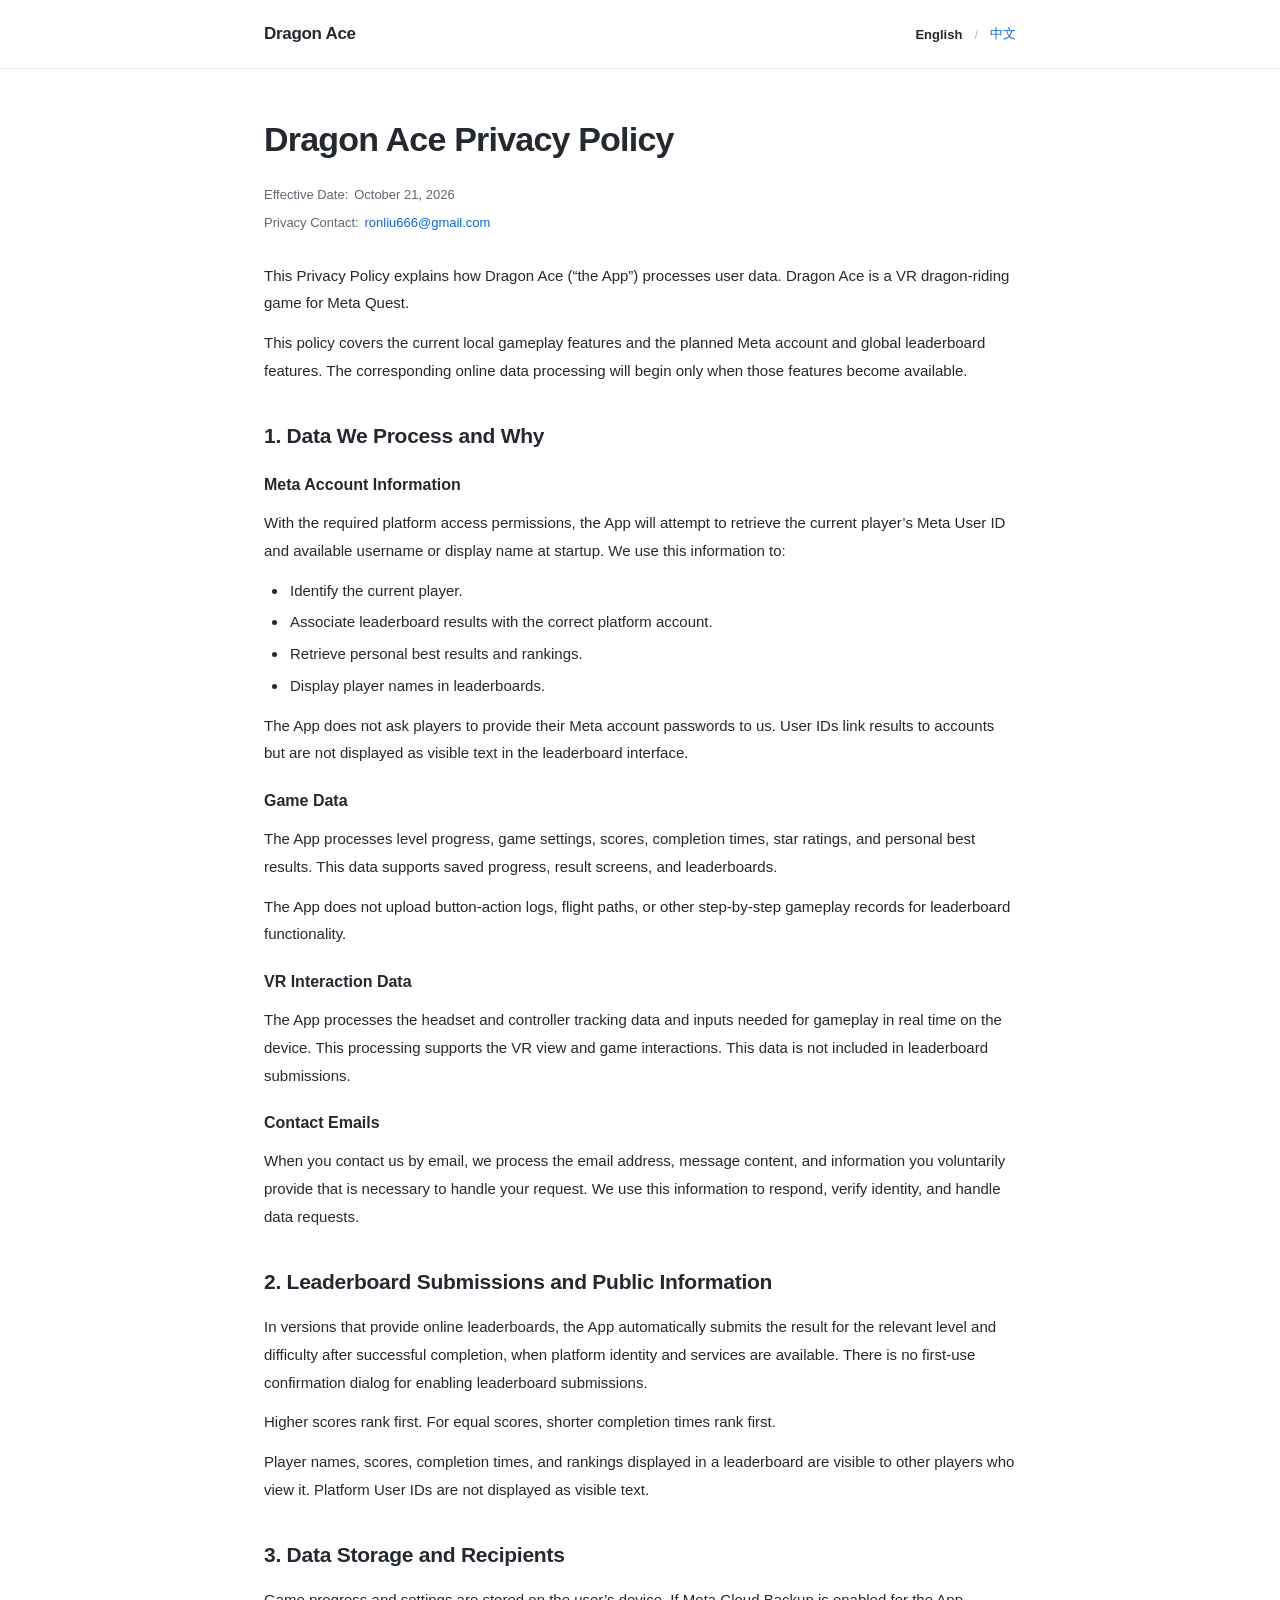
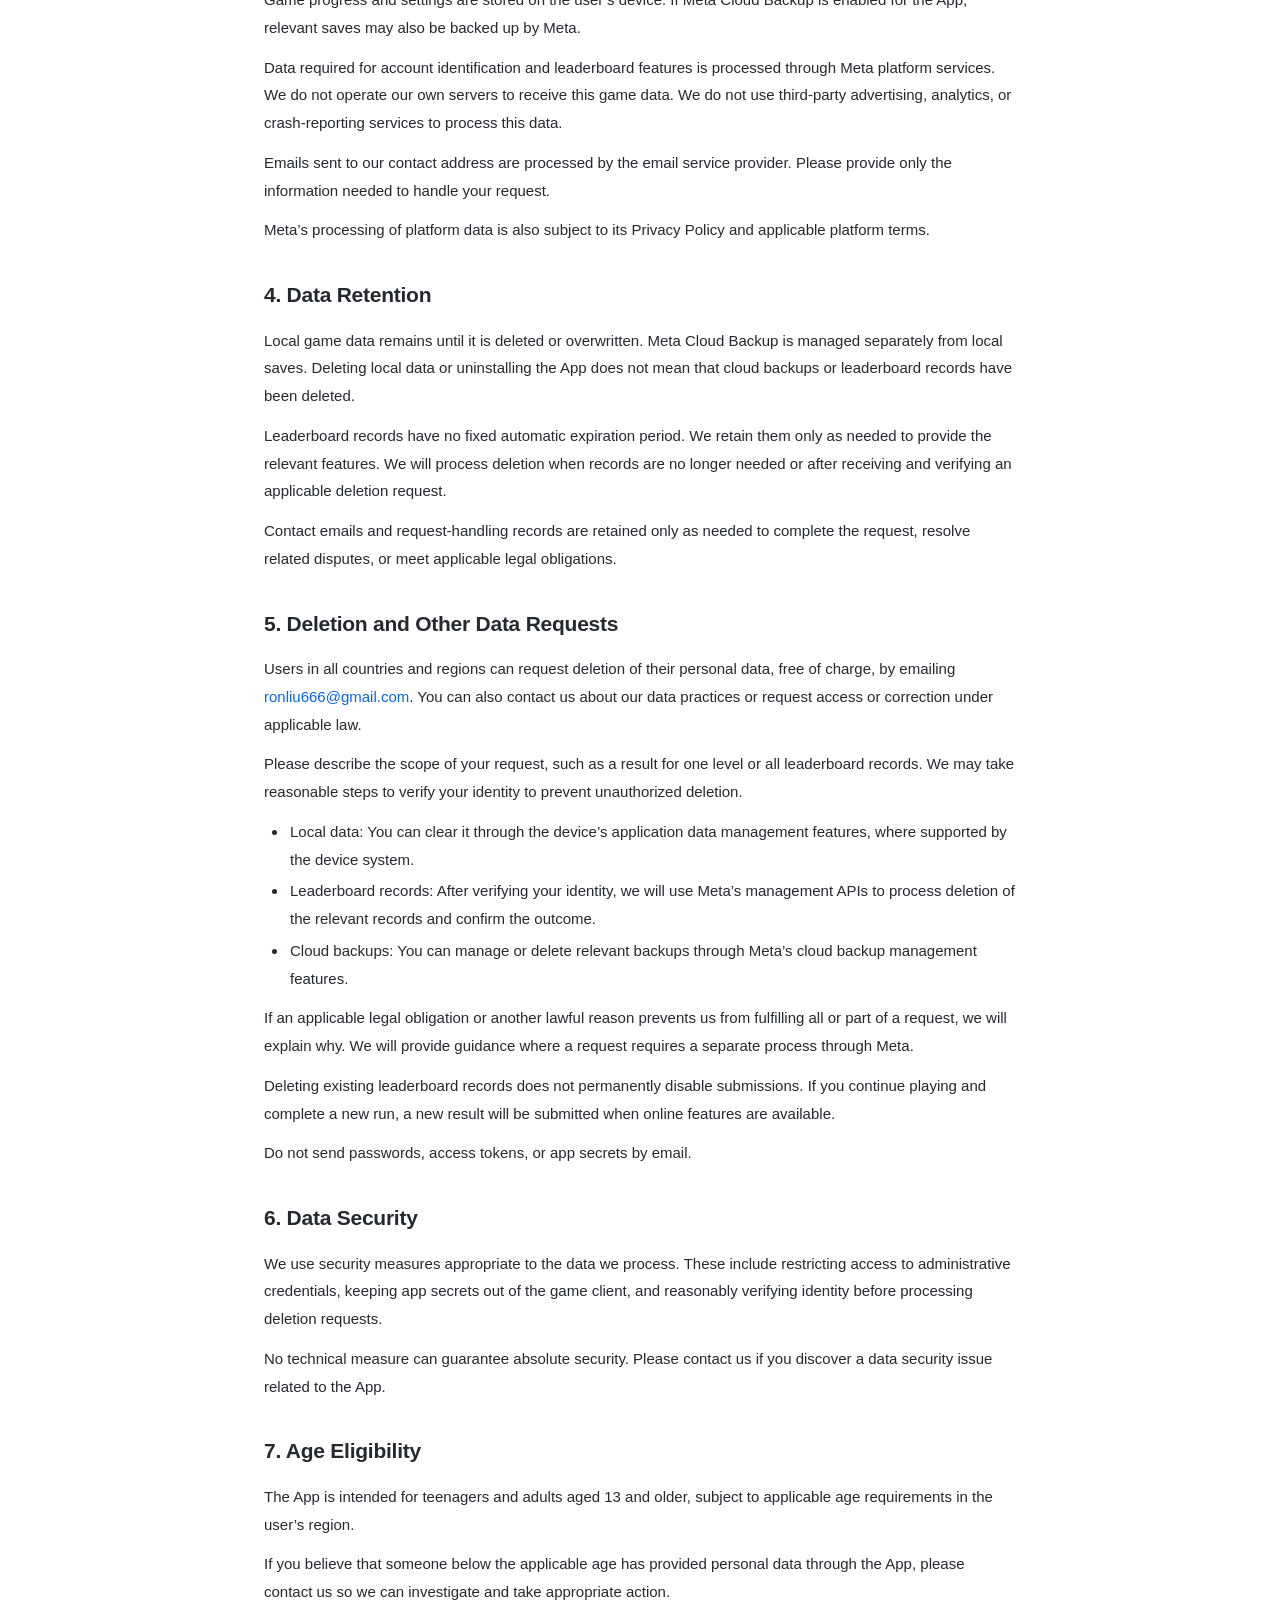
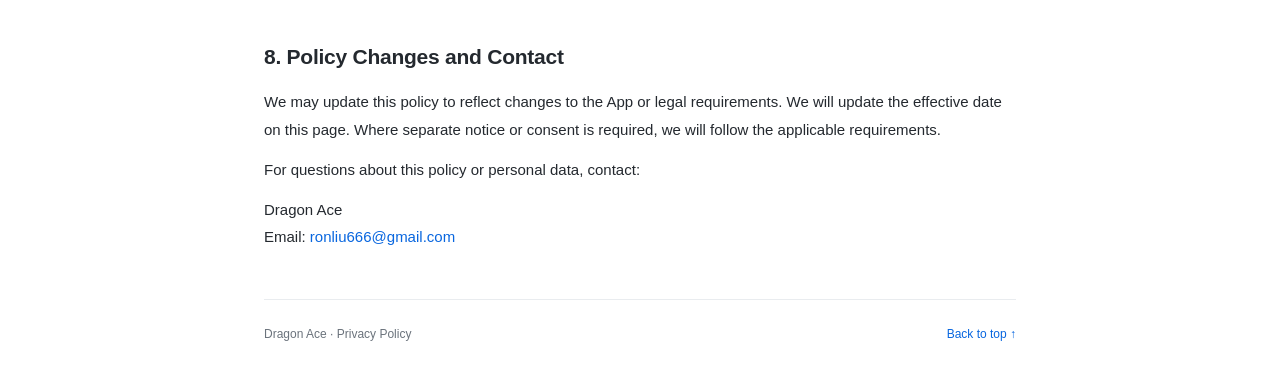
<file: index.html>
<!doctype html>
<html lang="en">
<head>
  <meta charset="utf-8">
  <meta name="viewport" content="width=device-width, initial-scale=1">
  <meta name="description" content="Read the Dragon Ace Privacy Policy for information about account data, gameplay, leaderboards, and your privacy rights.">
  <meta name="theme-color" content="#ffffff">
  <title>Privacy Policy · Dragon Ace</title>
  <link rel="icon" href="assets/favicon.svg" type="image/svg+xml">
  <link rel="alternate" hreflang="en" href="index.html">
  <link rel="alternate" hreflang="zh-Hans" href="zh.html">
  <link rel="stylesheet" href="assets/styles.css">
  <script src="assets/site.js" defer></script>
</head>
<body id="top">
  <a class="skip-link" href="#policy">Skip to privacy policy</a>
  <header class="site-header">
    <div class="header-inner">
      <a class="brand" href="index.html">Dragon Ace</a>
      <nav class="language-switch" aria-label="Language">
        <a href="index.html" lang="en" aria-current="page">English</a>
        <span aria-hidden="true">/</span>
        <a href="zh.html" lang="zh-Hans" hreflang="zh-Hans">中文</a>
      </nav>
    </div>
  </header>

  <main class="page-shell" id="policy" tabindex="-1">
    <article aria-labelledby="page-title">
      <header class="policy-header">
        <h1 id="page-title">Dragon Ace Privacy Policy</h1>
        <dl class="policy-meta" aria-label="Policy details">
          <div><dt>Effective Date:</dt><dd>October 21, 2026</dd></div>
          <div><dt>Privacy Contact:</dt><dd><a href="mailto:ronliu666@gmail.com">ronliu666@gmail.com</a></dd></div>
        </dl>
        <p class="introduction">This Privacy Policy explains how Dragon Ace (“the App”) processes user data. Dragon Ace is a VR dragon-riding game for Meta Quest.</p>
        <p class="introduction">This policy covers the current local gameplay features and the planned Meta account and global leaderboard features. The corresponding online data processing will begin only when those features become available.</p>
      </header>

      <section class="policy-section" id="data" aria-labelledby="data-title">
        <h2 id="data-title">1. Data We Process and Why</h2>
        <h3>Meta Account Information</h3>
        <p>With the required platform access permissions, the App will attempt to retrieve the current player’s Meta User ID and available username or display name at startup. We use this information to:</p>
        <ul>
          <li>Identify the current player.</li>
          <li>Associate leaderboard results with the correct platform account.</li>
          <li>Retrieve personal best results and rankings.</li>
          <li>Display player names in leaderboards.</li>
        </ul>
        <p>The App does not ask players to provide their Meta account passwords to us. User IDs link results to accounts but are not displayed as visible text in the leaderboard interface.</p>
        <h3>Game Data</h3>
        <p>The App processes level progress, game settings, scores, completion times, star ratings, and personal best results. This data supports saved progress, result screens, and leaderboards.</p>
        <p>The App does not upload button-action logs, flight paths, or other step-by-step gameplay records for leaderboard functionality.</p>
        <h3>VR Interaction Data</h3>
        <p>The App processes the headset and controller tracking data and inputs needed for gameplay in real time on the device. This processing supports the VR view and game interactions. This data is not included in leaderboard submissions.</p>
        <h3>Contact Emails</h3>
        <p>When you contact us by email, we process the email address, message content, and information you voluntarily provide that is necessary to handle your request. We use this information to respond, verify identity, and handle data requests.</p>
      </section>

      <section class="policy-section" id="leaderboards" aria-labelledby="leaderboards-title">
        <h2 id="leaderboards-title">2. Leaderboard Submissions and Public Information</h2>
        <p>In versions that provide online leaderboards, the App automatically submits the result for the relevant level and difficulty after successful completion, when platform identity and services are available. There is no first-use confirmation dialog for enabling leaderboard submissions.</p>
        <p>Higher scores rank first. For equal scores, shorter completion times rank first.</p>
        <p>Player names, scores, completion times, and rankings displayed in a leaderboard are visible to other players who view it. Platform User IDs are not displayed as visible text.</p>
      </section>

      <section class="policy-section" id="storage" aria-labelledby="storage-title">
        <h2 id="storage-title">3. Data Storage and Recipients</h2>
        <p>Game progress and settings are stored on the user’s device. If Meta Cloud Backup is enabled for the App, relevant saves may also be backed up by Meta.</p>
        <p>Data required for account identification and leaderboard features is processed through Meta platform services. We do not operate our own servers to receive this game data. We do not use third-party advertising, analytics, or crash-reporting services to process this data.</p>
        <p>Emails sent to our contact address are processed by the email service provider. Please provide only the information needed to handle your request.</p>
        <p>Meta’s processing of platform data is also subject to its Privacy Policy and applicable platform terms.</p>
      </section>

      <section class="policy-section" id="retention" aria-labelledby="retention-title">
        <h2 id="retention-title">4. Data Retention</h2>
        <p>Local game data remains until it is deleted or overwritten. Meta Cloud Backup is managed separately from local saves. Deleting local data or uninstalling the App does not mean that cloud backups or leaderboard records have been deleted.</p>
        <p>Leaderboard records have no fixed automatic expiration period. We retain them only as needed to provide the relevant features. We will process deletion when records are no longer needed or after receiving and verifying an applicable deletion request.</p>
        <p>Contact emails and request-handling records are retained only as needed to complete the request, resolve related disputes, or meet applicable legal obligations.</p>
      </section>

      <section class="policy-section" id="rights" aria-labelledby="rights-title">
        <h2 id="rights-title">5. Deletion and Other Data Requests</h2>
        <p>Users in all countries and regions can request deletion of their personal data, free of charge, by emailing <a href="mailto:ronliu666@gmail.com">ronliu666@gmail.com</a>. You can also contact us about our data practices or request access or correction under applicable law.</p>
        <p>Please describe the scope of your request, such as a result for one level or all leaderboard records. We may take reasonable steps to verify your identity to prevent unauthorized deletion.</p>
        <ul>
          <li>Local data: You can clear it through the device’s application data management features, where supported by the device system.</li>
          <li>Leaderboard records: After verifying your identity, we will use Meta’s management APIs to process deletion of the relevant records and confirm the outcome.</li>
          <li>Cloud backups: You can manage or delete relevant backups through Meta’s cloud backup management features.</li>
        </ul>
        <p>If an applicable legal obligation or another lawful reason prevents us from fulfilling all or part of a request, we will explain why. We will provide guidance where a request requires a separate process through Meta.</p>
        <p>Deleting existing leaderboard records does not permanently disable submissions. If you continue playing and complete a new run, a new result will be submitted when online features are available.</p>
        <p>Do not send passwords, access tokens, or app secrets by email.</p>
      </section>

      <section class="policy-section" id="security" aria-labelledby="security-title">
        <h2 id="security-title">6. Data Security</h2>
        <p>We use security measures appropriate to the data we process. These include restricting access to administrative credentials, keeping app secrets out of the game client, and reasonably verifying identity before processing deletion requests.</p>
        <p>No technical measure can guarantee absolute security. Please contact us if you discover a data security issue related to the App.</p>
      </section>

      <section class="policy-section" id="children" aria-labelledby="children-title">
        <h2 id="children-title">7. Age Eligibility</h2>
        <p>The App is intended for teenagers and adults aged 13 and older, subject to applicable age requirements in the user’s region.</p>
        <p>If you believe that someone below the applicable age has provided personal data through the App, please contact us so we can investigate and take appropriate action.</p>
      </section>

      <section class="policy-section" id="changes" aria-labelledby="changes-title">
        <h2 id="changes-title">8. Policy Changes and Contact</h2>
        <p>We may update this policy to reflect changes to the App or legal requirements. We will update the effective date on this page. Where separate notice or consent is required, we will follow the applicable requirements.</p>
        <p id="contact">For questions about this policy or personal data, contact:</p>
        <p>Dragon Ace<br>Email: <a href="mailto:ronliu666@gmail.com">ronliu666@gmail.com</a></p>
      </section>
    </article>
    <footer class="site-footer"><span>Dragon Ace · Privacy Policy</span><a href="#top">Back to top ↑</a></footer>
  </main>
</body>
</html>
</file>
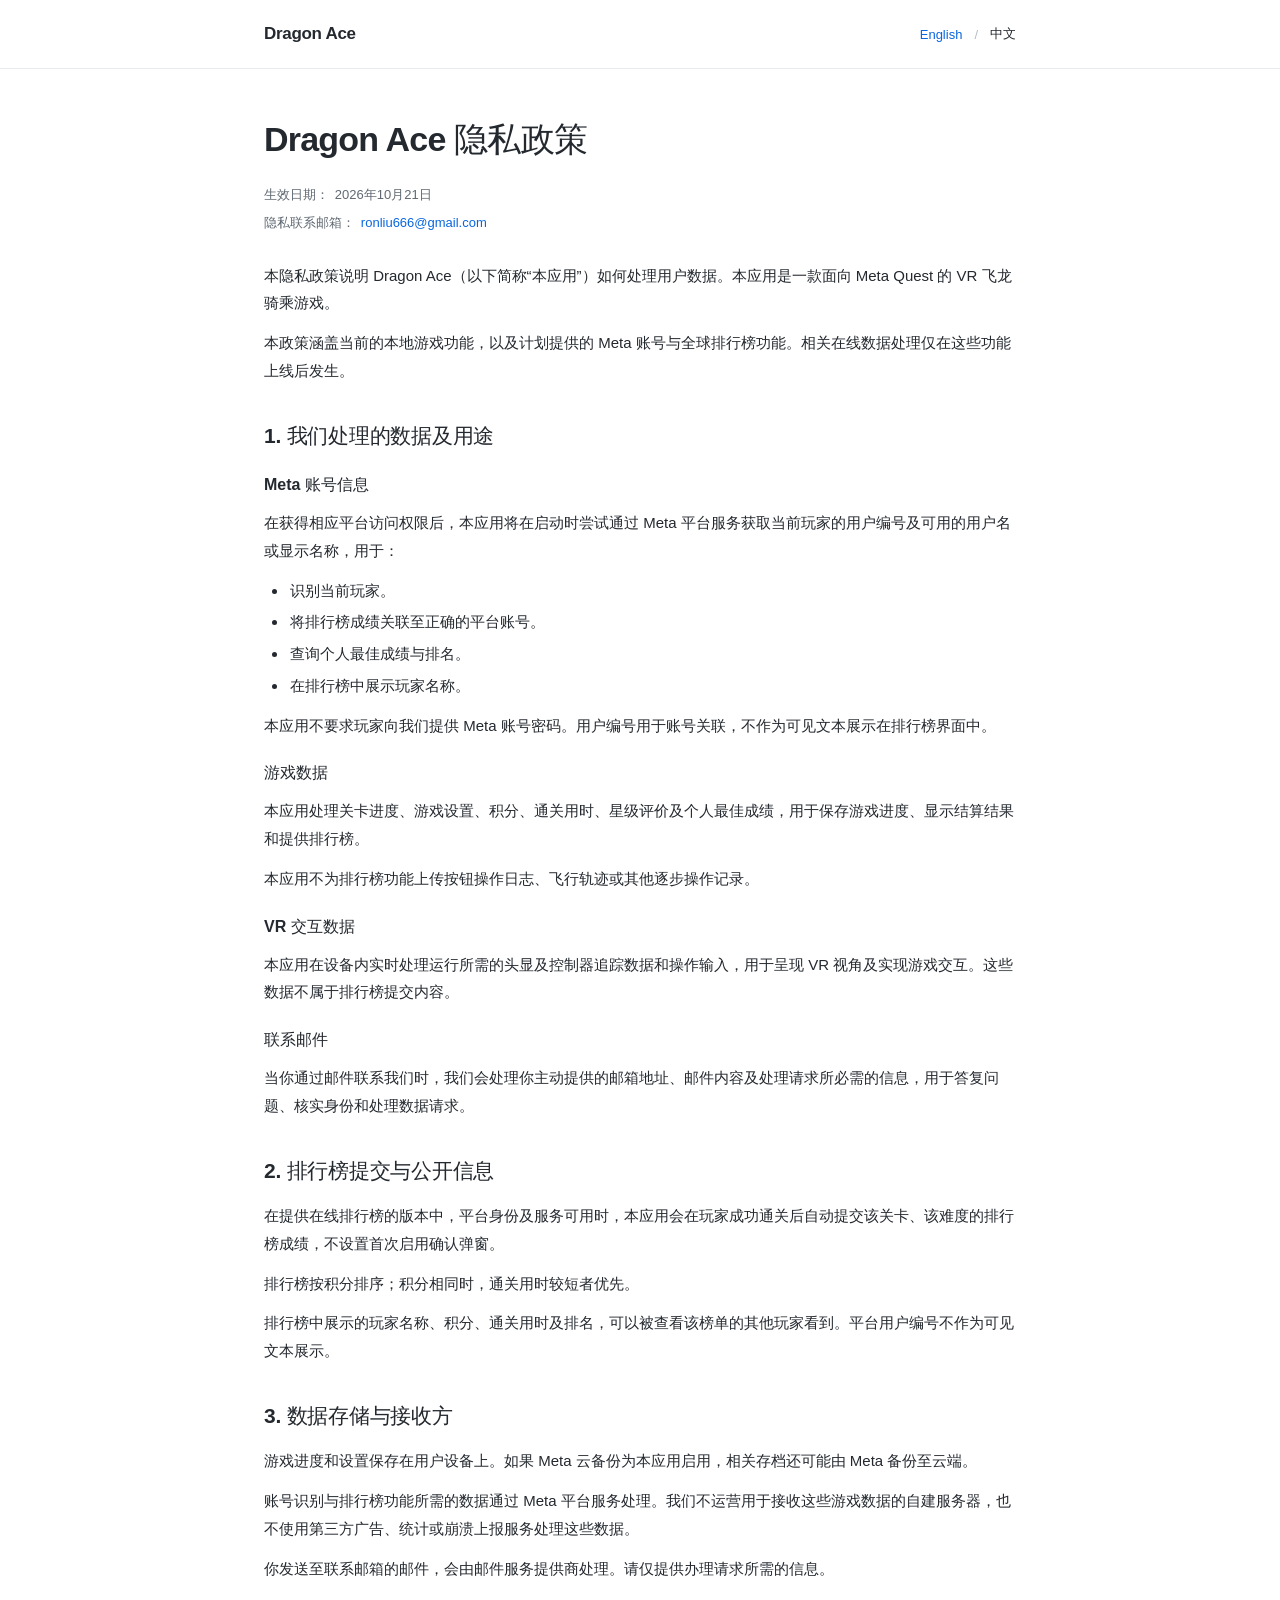
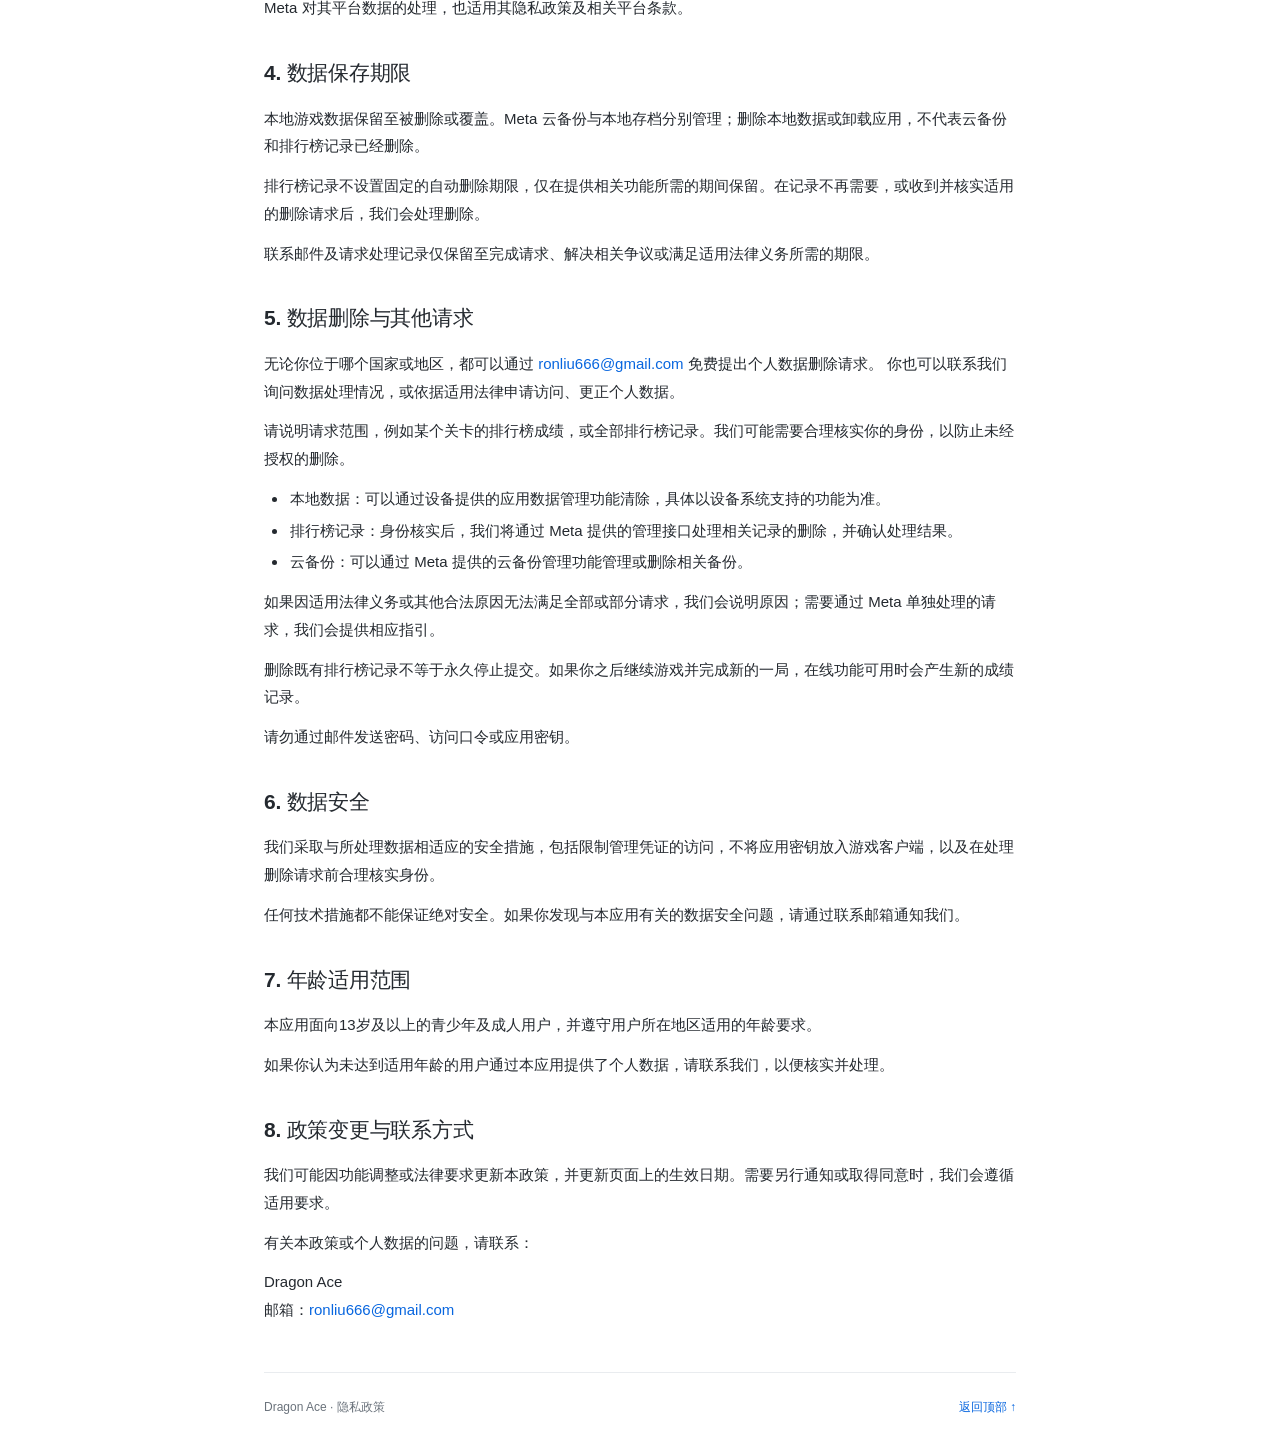
<file: zh.html>
<!doctype html>
<html lang="zh-Hans">
<head>
  <meta charset="utf-8">
  <meta name="viewport" content="width=device-width, initial-scale=1">
  <meta name="description" content="了解 Dragon Ace 如何处理账号信息、游戏数据和排行榜记录，以及你的隐私权利。">
  <meta name="theme-color" content="#ffffff">
  <title>隐私政策 · Dragon Ace</title>
  <link rel="icon" href="assets/favicon.svg" type="image/svg+xml">
  <link rel="alternate" hreflang="en" href="index.html">
  <link rel="alternate" hreflang="zh-Hans" href="zh.html">
  <link rel="stylesheet" href="assets/styles.css">
  <script src="assets/site.js" defer></script>
</head>
<body id="top">
  <a class="skip-link" href="#policy">跳至隐私政策正文</a>
  <header class="site-header">
    <div class="header-inner">
      <a class="brand" href="zh.html">Dragon Ace</a>
      <nav class="language-switch" aria-label="语言">
        <a href="index.html" lang="en" hreflang="en">English</a>
        <span aria-hidden="true">/</span>
        <a href="zh.html" lang="zh-Hans" aria-current="page">中文</a>
      </nav>
    </div>
  </header>

  <main class="page-shell" id="policy" tabindex="-1">
    <article aria-labelledby="page-title">
      <header class="policy-header">
        <h1 id="page-title">Dragon Ace 隐私政策</h1>
        <dl class="policy-meta" aria-label="政策信息">
          <div><dt>生效日期：</dt><dd>2026年10月21日</dd></div>
          <div><dt>隐私联系邮箱：</dt><dd><a href="mailto:ronliu666@gmail.com">ronliu666@gmail.com</a></dd></div>
        </dl>
        <p class="introduction">本隐私政策说明 Dragon Ace（以下简称“本应用”）如何处理用户数据。本应用是一款面向 Meta Quest 的 VR 飞龙骑乘游戏。</p>
        <p class="introduction">本政策涵盖当前的本地游戏功能，以及计划提供的 Meta 账号与全球排行榜功能。相关在线数据处理仅在这些功能上线后发生。</p>
      </header>

      <section class="policy-section" id="data" aria-labelledby="data-title">
        <h2 id="data-title">1. 我们处理的数据及用途</h2>
        <h3>Meta 账号信息</h3>
        <p>在获得相应平台访问权限后，本应用将在启动时尝试通过 Meta 平台服务获取当前玩家的用户编号及可用的用户名或显示名称，用于：</p>
        <ul>
          <li>识别当前玩家。</li>
          <li>将排行榜成绩关联至正确的平台账号。</li>
          <li>查询个人最佳成绩与排名。</li>
          <li>在排行榜中展示玩家名称。</li>
        </ul>
        <p>本应用不要求玩家向我们提供 Meta 账号密码。用户编号用于账号关联，不作为可见文本展示在排行榜界面中。</p>
        <h3>游戏数据</h3>
        <p>本应用处理关卡进度、游戏设置、积分、通关用时、星级评价及个人最佳成绩，用于保存游戏进度、显示结算结果和提供排行榜。</p>
        <p>本应用不为排行榜功能上传按钮操作日志、飞行轨迹或其他逐步操作记录。</p>
        <h3>VR 交互数据</h3>
        <p>本应用在设备内实时处理运行所需的头显及控制器追踪数据和操作输入，用于呈现 VR 视角及实现游戏交互。这些数据不属于排行榜提交内容。</p>
        <h3>联系邮件</h3>
        <p>当你通过邮件联系我们时，我们会处理你主动提供的邮箱地址、邮件内容及处理请求所必需的信息，用于答复问题、核实身份和处理数据请求。</p>
      </section>

      <section class="policy-section" id="leaderboards" aria-labelledby="leaderboards-title">
        <h2 id="leaderboards-title">2. 排行榜提交与公开信息</h2>
        <p>在提供在线排行榜的版本中，平台身份及服务可用时，本应用会在玩家成功通关后自动提交该关卡、该难度的排行榜成绩，不设置首次启用确认弹窗。</p>
        <p>排行榜按积分排序；积分相同时，通关用时较短者优先。</p>
        <p>排行榜中展示的玩家名称、积分、通关用时及排名，可以被查看该榜单的其他玩家看到。平台用户编号不作为可见文本展示。</p>
      </section>

      <section class="policy-section" id="storage" aria-labelledby="storage-title">
        <h2 id="storage-title">3. 数据存储与接收方</h2>
        <p>游戏进度和设置保存在用户设备上。如果 Meta 云备份为本应用启用，相关存档还可能由 Meta 备份至云端。</p>
        <p>账号识别与排行榜功能所需的数据通过 Meta 平台服务处理。我们不运营用于接收这些游戏数据的自建服务器，也不使用第三方广告、统计或崩溃上报服务处理这些数据。</p>
        <p>你发送至联系邮箱的邮件，会由邮件服务提供商处理。请仅提供办理请求所需的信息。</p>
        <p>Meta 对其平台数据的处理，也适用其隐私政策及相关平台条款。</p>
      </section>

      <section class="policy-section" id="retention" aria-labelledby="retention-title">
        <h2 id="retention-title">4. 数据保存期限</h2>
        <p>本地游戏数据保留至被删除或覆盖。Meta 云备份与本地存档分别管理；删除本地数据或卸载应用，不代表云备份和排行榜记录已经删除。</p>
        <p>排行榜记录不设置固定的自动删除期限，仅在提供相关功能所需的期间保留。在记录不再需要，或收到并核实适用的删除请求后，我们会处理删除。</p>
        <p>联系邮件及请求处理记录仅保留至完成请求、解决相关争议或满足适用法律义务所需的期限。</p>
      </section>

      <section class="policy-section" id="rights" aria-labelledby="rights-title">
        <h2 id="rights-title">5. 数据删除与其他请求</h2>
        <p>无论你位于哪个国家或地区，都可以通过 <a href="mailto:ronliu666@gmail.com">ronliu666@gmail.com</a> 免费提出个人数据删除请求。 你也可以联系我们询问数据处理情况，或依据适用法律申请访问、更正个人数据。</p>
        <p>请说明请求范围，例如某个关卡的排行榜成绩，或全部排行榜记录。我们可能需要合理核实你的身份，以防止未经授权的删除。</p>
        <ul>
          <li><strong>本地数据：</strong>可以通过设备提供的应用数据管理功能清除，具体以设备系统支持的功能为准。</li>
          <li><strong>排行榜记录：</strong>身份核实后，我们将通过 Meta 提供的管理接口处理相关记录的删除，并确认处理结果。</li>
          <li><strong>云备份：</strong>可以通过 Meta 提供的云备份管理功能管理或删除相关备份。</li>
        </ul>
        <p>如果因适用法律义务或其他合法原因无法满足全部或部分请求，我们会说明原因；需要通过 Meta 单独处理的请求，我们会提供相应指引。</p>
        <p>删除既有排行榜记录不等于永久停止提交。如果你之后继续游戏并完成新的一局，在线功能可用时会产生新的成绩记录。</p>
        <p>请勿通过邮件发送密码、访问口令或应用密钥。</p>
      </section>

      <section class="policy-section" id="security" aria-labelledby="security-title">
        <h2 id="security-title">6. 数据安全</h2>
        <p>我们采取与所处理数据相适应的安全措施，包括限制管理凭证的访问，不将应用密钥放入游戏客户端，以及在处理删除请求前合理核实身份。</p>
        <p>任何技术措施都不能保证绝对安全。如果你发现与本应用有关的数据安全问题，请通过联系邮箱通知我们。</p>
      </section>

      <section class="policy-section" id="children" aria-labelledby="children-title">
        <h2 id="children-title">7. 年龄适用范围</h2>
        <p>本应用面向13岁及以上的青少年及成人用户，并遵守用户所在地区适用的年龄要求。</p>
        <p>如果你认为未达到适用年龄的用户通过本应用提供了个人数据，请联系我们，以便核实并处理。</p>
      </section>

      <section class="policy-section" id="changes" aria-labelledby="changes-title">
        <h2 id="changes-title">8. 政策变更与联系方式</h2>
        <p>我们可能因功能调整或法律要求更新本政策，并更新页面上的生效日期。需要另行通知或取得同意时，我们会遵循适用要求。</p>
        <p id="contact">有关本政策或个人数据的问题，请联系：</p>
        <p>Dragon Ace<br>邮箱：<a href="mailto:ronliu666@gmail.com">ronliu666@gmail.com</a></p>
      </section>
    </article>
    <footer class="site-footer"><span>Dragon Ace · 隐私政策</span><a href="#top">返回顶部 ↑</a></footer>
  </main>
</body>
</html>
</file>
<file: assets/styles.css>
@charset "UTF-8";

:root {
  color-scheme: light;
  font-family: -apple-system, BlinkMacSystemFont, "Segoe UI", "Helvetica Neue", Arial, "PingFang SC", "Microsoft YaHei", sans-serif;
  font-synthesis: none;
  -webkit-font-smoothing: antialiased;
  color: #24292f;
  background: #fff;
}

* { box-sizing: border-box; }
html { scroll-padding-top: 24px; }
body { margin: 0; }
a { color: #0866df; text-decoration: none; text-underline-offset: 4px; }
a:hover { text-decoration: underline; }
a:focus-visible { outline: 2px solid #0866df; outline-offset: 5px; border-radius: 2px; }
::selection { background: #dceaff; }

.skip-link { position: fixed; top: -80px; left: 20px; padding: 12px 16px; background: #24292f; color: #fff; z-index: 2; }
.skip-link:focus { top: 12px; }
.site-header { border-bottom: 1px solid #e9ecef; }
.header-inner, .page-shell { width: 100%; max-width: 808px; margin: 0 auto; padding: 0 28px; }
.header-inner { min-height: 68px; display: flex; align-items: center; justify-content: space-between; gap: 24px; }
.brand { color: #24292f; font-size: 17px; font-weight: 600; letter-spacing: -.3px; }
.language-switch { display: flex; align-items: center; gap: 12px; font-size: 13px; }
.language-switch a { padding: 12px 0; }
.language-switch span { color: #b4bdc5; }
.language-switch [aria-current="page"] { color: #24292f; font-weight: 600; }

.page-shell { padding-top: 48px; }
.page-shell:focus { outline: none; }
h1 { margin: 0; font-size: 34px; line-height: 1.3; font-weight: 650; letter-spacing: -.8px; }
.policy-meta { margin: 22px 0 26px; color: #606972; font-size: 13px; line-height: 1.9; }
.policy-meta > div { margin: 3px 0; }
.policy-meta dt, .policy-meta dd { display: inline; margin: 0; }
.policy-meta dt { margin-right: .45em; }
.introduction, .policy-section p, .policy-section li { margin: 12px 0; font-size: 15px; line-height: 1.85; overflow-wrap: anywhere; }
.introduction { margin-bottom: 0; }
.policy-section { margin-top: 35px; }
h2 { margin: 0 0 16px; font-size: 21px; font-weight: 600; line-height: 1.5; letter-spacing: -.25px; }
h3 { margin: 22px 0 9px; font-size: 16px; font-weight: 600; line-height: 1.5; }
.policy-section ul { margin: 12px 0; padding-left: 24px; }
.policy-section li { margin: 4px 0; padding-left: 2px; }
.contact-details { margin: 14px 0 0; font-size: 15px; line-height: 1.85; }
.contact-details > div { margin-top: 4px; }
.contact-details dt, .contact-details dd { display: inline; margin: 0; overflow-wrap: anywhere; }
.contact-details dt::after { content: ": "; }
.site-footer { display: flex; justify-content: space-between; align-items: baseline; gap: 20px; margin-top: 48px; padding: 24px 0 36px; border-top: 1px solid #e9ecef; color: #6b737c; font-size: 12px; line-height: 1.8; }

@media (max-width: 600px) {
  .header-inner, .page-shell { padding-left: 22px; padding-right: 22px; }
  .header-inner { min-height: 62px; gap: 16px; }
  .brand { font-size: 16px; }
  .language-switch { gap: 10px; font-size: 12px; }
  .page-shell { padding-top: 32px; }
  h1 { font-size: 29px; letter-spacing: -.5px; }
  .policy-meta { font-size: 12px; margin: 18px 0 24px; }
  .policy-meta > div { margin: 7px 0; }
  .policy-section { margin-top: 30px; }
  h2 { font-size: 20px; }
  .introduction, .policy-section p, .policy-section li, .contact-details { font-size: 14px; }
  .site-footer { font-size: 11px; margin-top: 36px; }
}

@media print {
  .site-header, .skip-link, .site-footer { display: none; }
  .page-shell { max-width: none; padding: 0; }
  h1 { font-size: 26px; }
  h2, h3 { break-after: avoid; }
}
</file>
